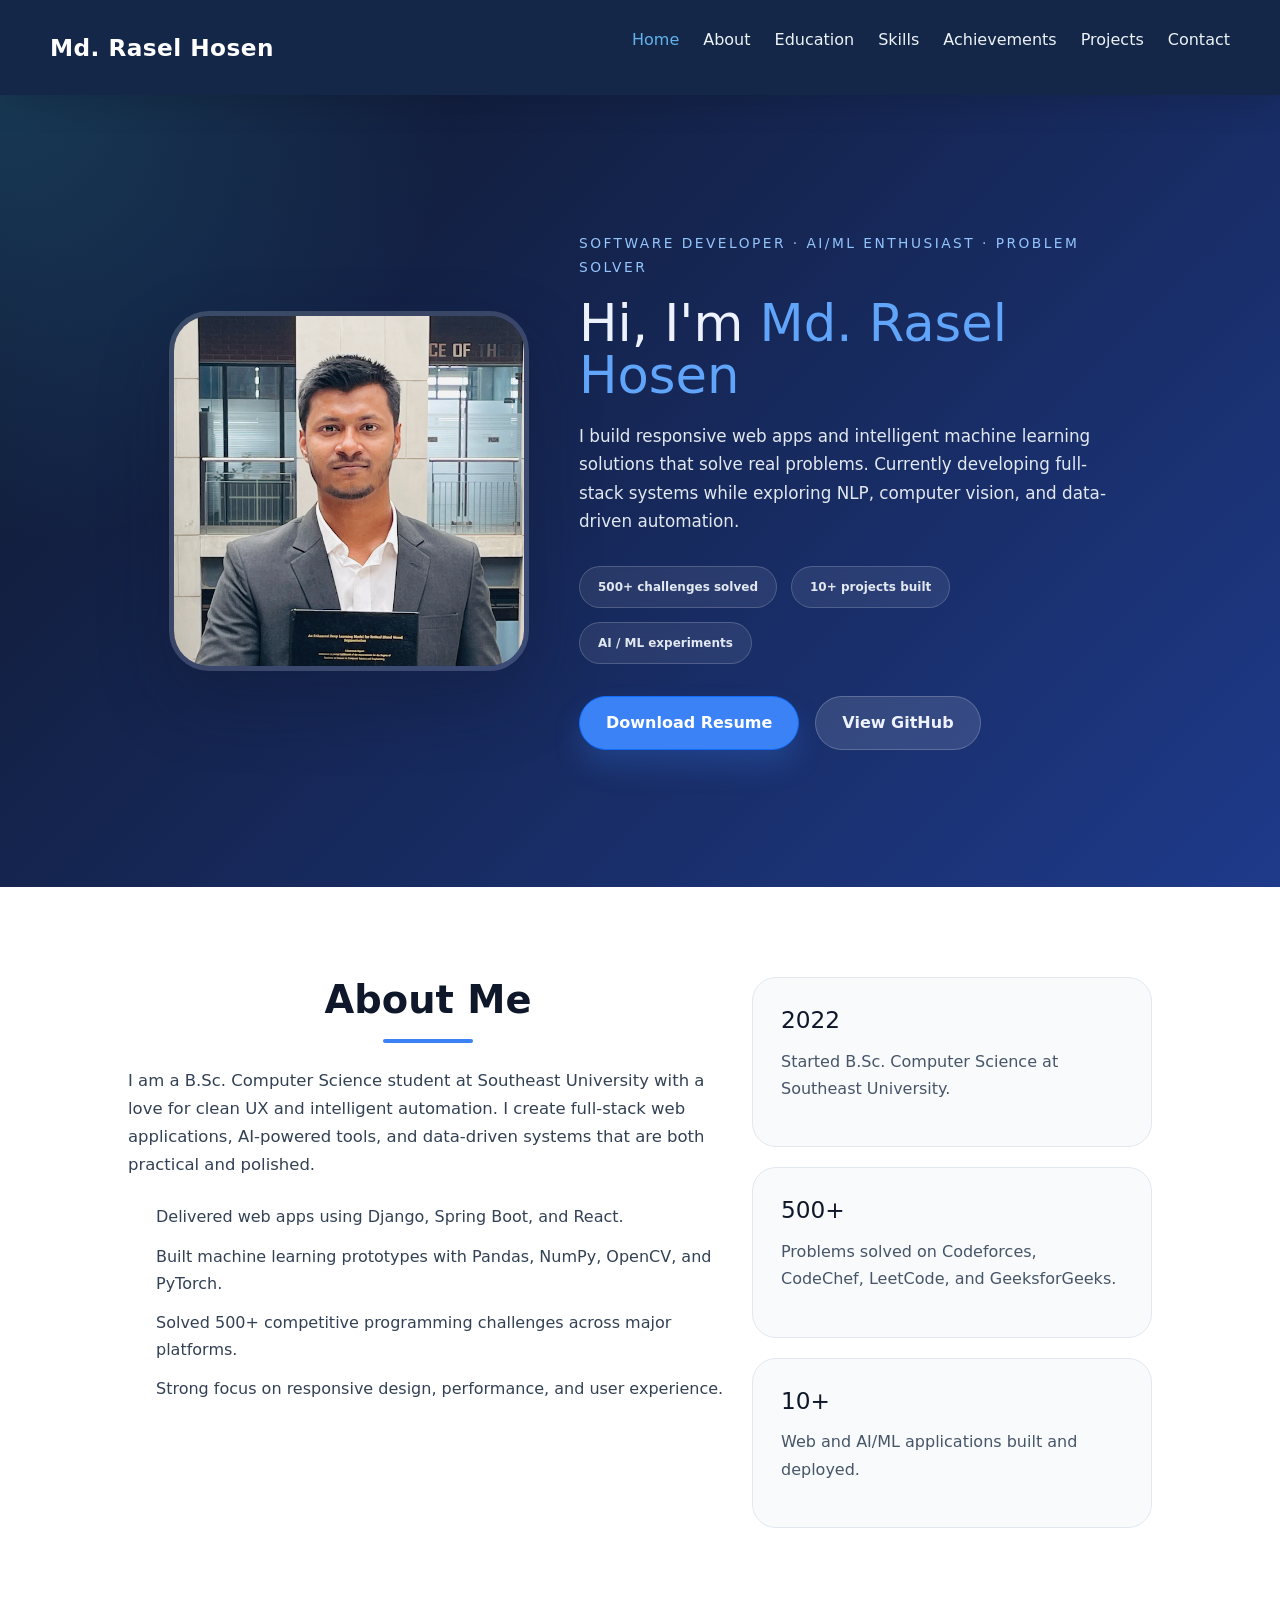
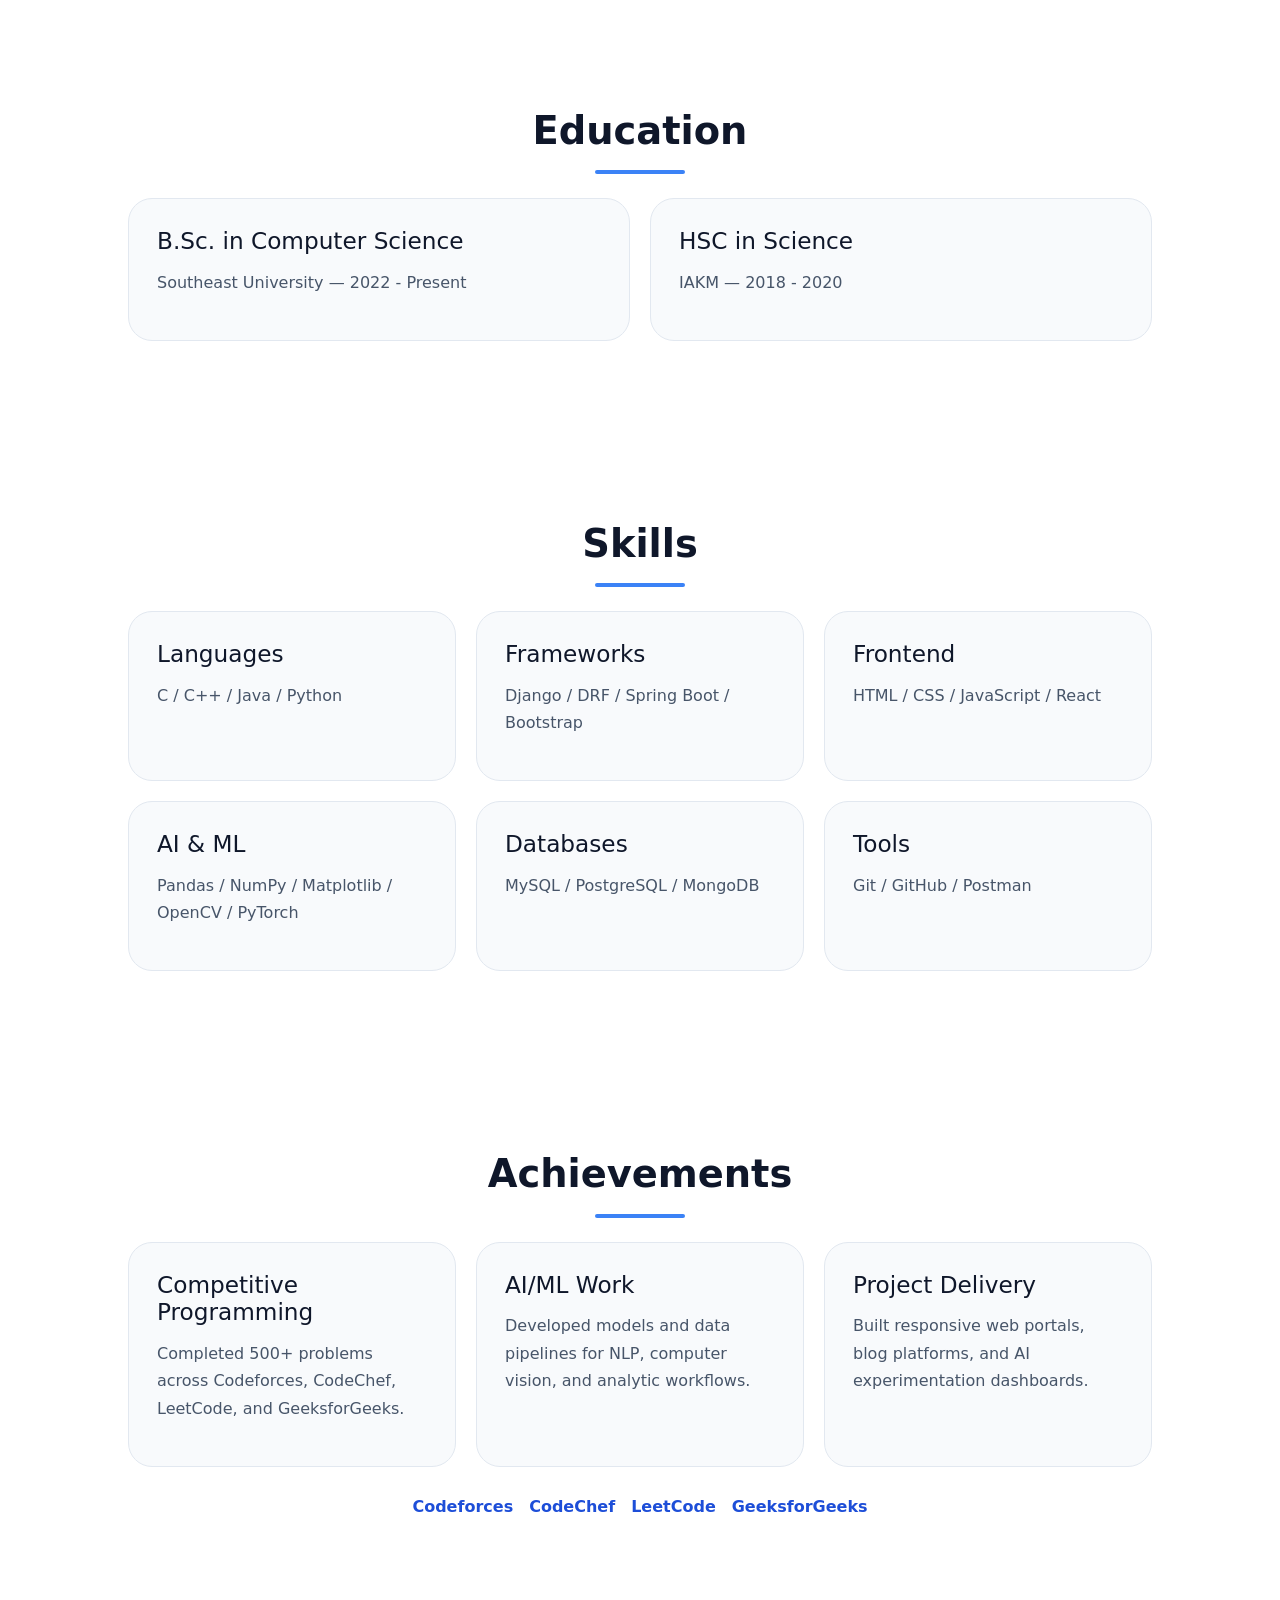
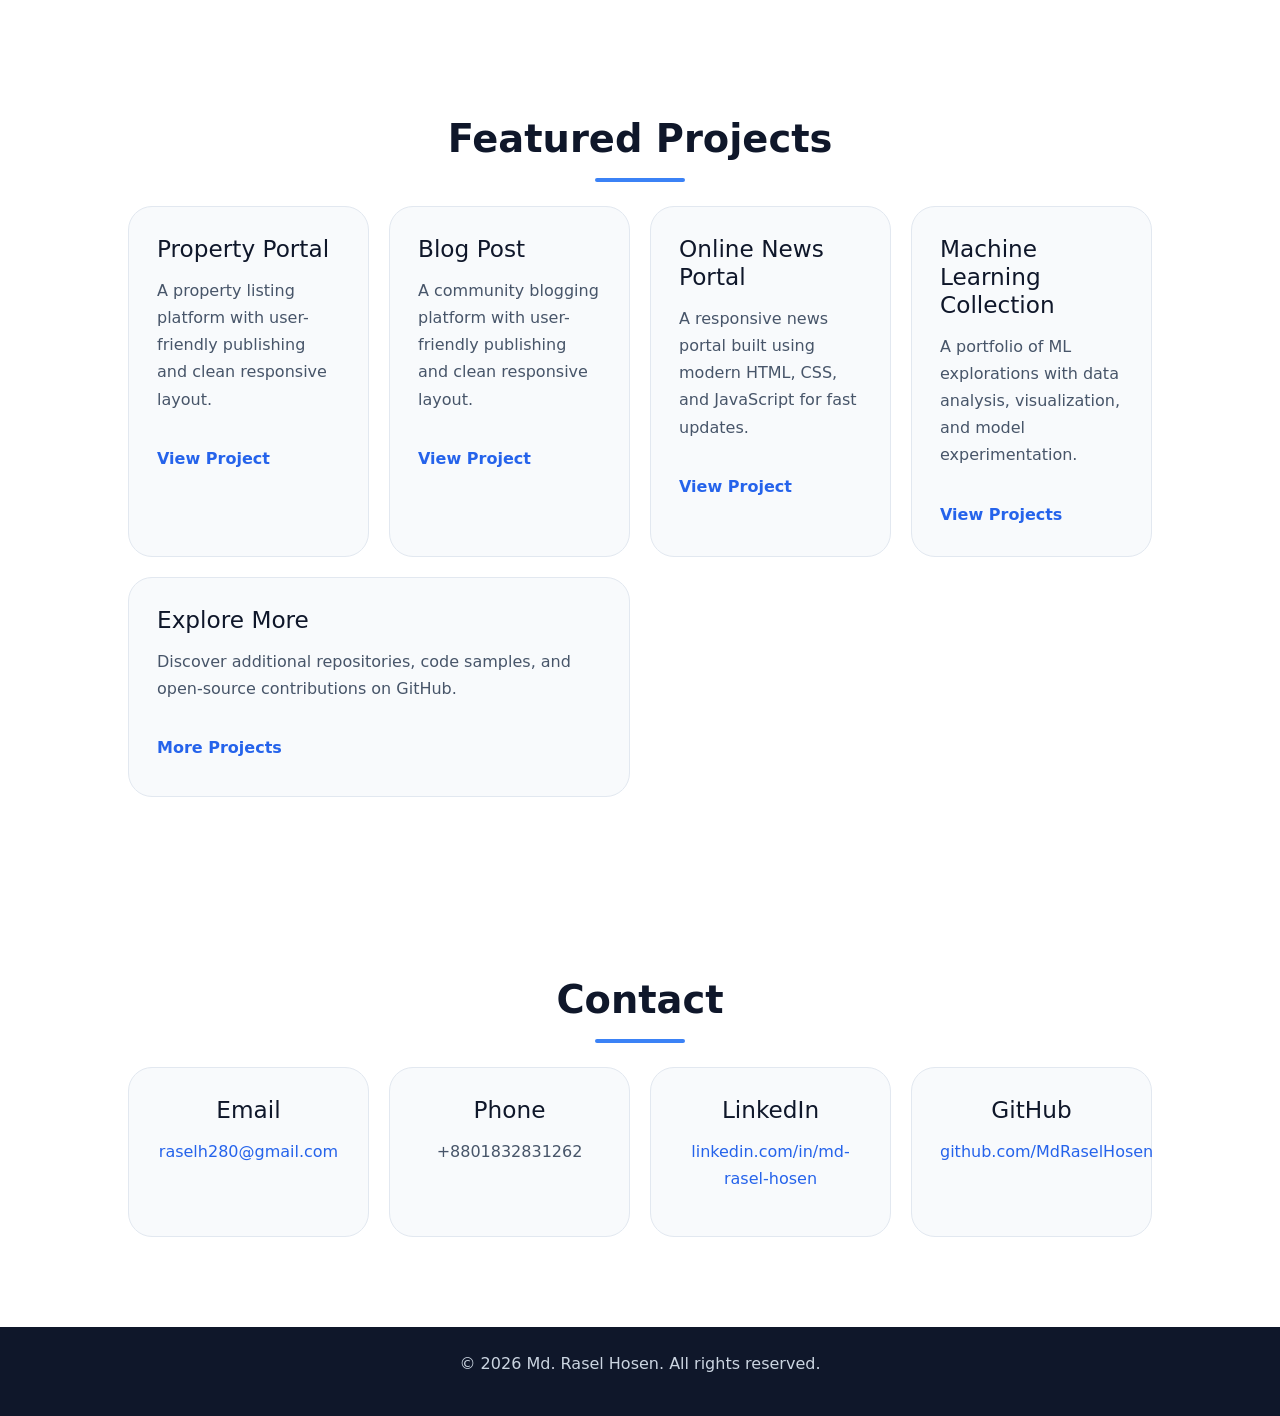
<file: index.html>
<!DOCTYPE html>
<html lang="en">

<head>
  <meta charset="UTF-8" />
  <meta name="viewport" content="width=device-width, initial-scale=1.0" />
  <title>Md Rasel Hosen</title>
  <link rel="stylesheet" href="https://cdn.jsdelivr.net/npm/bootstrap@5.3.3/dist/css/bootstrap.min.css" integrity="sha384-QWTKZyjpPEjISv5WaRU9OFeRpok6YctnYmDr5pNlyT2bRjXh0JMhjY6hW+ALEwIH" crossorigin="anonymous">
  <link rel="stylesheet" href="style.css" />
</head>

<body>
  <header>
    <nav class="navbar">
      <div class="logo">Md. Rasel Hosen</div>
      <div class="menu-icon" id="menu-icon">&#9776;</div>
      <ul class="nav-links" id="nav-links">
        <li><a href="#home" class="active">Home</a></li>
        <li><a href="#about">About</a></li>
        <li><a href="#education">Education</a></li>
        <li><a href="#skills">Skills</a></li>
        <li><a href="#achievement">Achievements</a></li>
        <li><a href="#projects">Projects</a></li>
        <li><a href="#contact">Contact</a></li>
      </ul>
    </nav>
  </header>


  <section id="home" class="section home home-section">
    <div class="home-container">
      <div class="home-left">
        <img src="profile.png" alt="Md Rasel Hosen" loading="lazy">
      </div>

      <div class="home-right">
        <p class="eyebrow">Software Developer · AI/ML Enthusiast · Problem Solver</p>
        <h1>Hi, I'm <span class="highlight">Md. Rasel Hosen</span></h1>
        <p class="hero-copy">
          I build responsive web apps and intelligent machine learning solutions that solve real problems.
          Currently developing full-stack systems while exploring NLP, computer vision, and data-driven automation.
        </p>

        <div class="hero-badges">
          <div class="badge"><strong>500+</strong> challenges solved</div>
          <div class="badge"><strong>10+</strong> projects built</div>
          <div class="badge"><strong>AI / ML</strong> experiments</div>
        </div>

        <div class="hero-actions">
          <a href="MdRaselHosenResume.pdf" download="MdRaselHosenResume.pdf" class="btn btn-primary">Download Resume</a>
          <a href="https://github.com/MdRaselHosen" target="_blank" class="btn btn-secondary">View GitHub</a>
        </div>
      </div>
    </div>
  </section>

  <section id="about" class="section about">
    <div class="section-grid">
      <div class="about-copy">
        <h2>About Me</h2>
        <p>
          I am a B.Sc. Computer Science student at Southeast University with a love for clean UX and intelligent automation.
          I create full-stack web applications, AI-powered tools, and data-driven systems that are both practical and polished.
        </p>
        <ul>
          <li>Delivered web apps using Django, Spring Boot, and React.</li>
          <li>Built machine learning prototypes with Pandas, NumPy, OpenCV, and PyTorch.</li>
          <li>Solved 500+ competitive programming challenges across major platforms.</li>
          <li>Strong focus on responsive design, performance, and user experience.</li>
        </ul>
      </div>
      <div class="about-stats">
        <div class="stat-card">
          <h3>2022</h3>
          <p>Started B.Sc. Computer Science at Southeast University.</p>
        </div>
        <div class="stat-card">
          <h3>500+</h3>
          <p>Problems solved on Codeforces, CodeChef, LeetCode, and GeeksforGeeks.</p>
        </div>
        <div class="stat-card">
          <h3>10+</h3>
          <p>Web and AI/ML applications built and deployed.</p>
        </div>
      </div>
    </div>
  </section>

  <section id="education" class="section education">
    <h2>Education</h2>
    <div class="education-grid">
      <div class="edu-item">
        <h3>B.Sc. in Computer Science</h3>
        <p>Southeast University — 2022 - Present</p>
      </div>
      <div class="edu-item">
        <h3>HSC in Science</h3>
        <p>IAKM — 2018 - 2020</p>
      </div>
    </div>
  </section>

  <section id="skills" class="section skills">
    <h2>Skills</h2>
    <div class="skills-grid">
      <div class="skill-card">
        <h3>Languages</h3>
        <p>C / C++ / Java / Python</p>
      </div>
      <div class="skill-card">
        <h3>Frameworks</h3>
        <p>Django / DRF / Spring Boot / Bootstrap</p>
      </div>
      <div class="skill-card">
        <h3>Frontend</h3>
        <p>HTML / CSS / JavaScript / React</p>
      </div>
      <div class="skill-card">
        <h3>AI & ML</h3>
        <p>Pandas / NumPy / Matplotlib / OpenCV / PyTorch</p>
      </div>
      <div class="skill-card">
        <h3>Databases</h3>
        <p>MySQL / PostgreSQL / MongoDB</p>
      </div>
      <div class="skill-card">
        <h3>Tools</h3>
        <p>Git / GitHub / Postman</p>
      </div>
    </div>
  </section>

  <section id="achievement" class="section achievement">
    <h2>Achievements</h2>
    <div class="achievement-list">
      <div class="achievement-card">
        <h3>Competitive Programming</h3>
        <p>Completed 500+ problems across Codeforces, CodeChef, LeetCode, and GeeksforGeeks.</p>
      </div>
      <div class="achievement-card">
        <h3>AI/ML Work</h3>
        <p>Developed models and data pipelines for NLP, computer vision, and analytic workflows.</p>
      </div>
      <div class="achievement-card">
        <h3>Project Delivery</h3>
        <p>Built responsive web portals, blog platforms, and AI experimentation dashboards.</p>
      </div>
    </div>
    <p class="achievement-links">
      <a href="https://codeforces.com/profile/Rasel_hosen" target="_blank">Codeforces</a>
      <a href="https://www.codechef.com/users/raselhosen" target="_blank">CodeChef</a>
      <a href="https://leetcode.com/u/raselh280/" target="_blank">LeetCode</a>
      <a href="https://www.geeksforgeeks.org/profile/raselh280?tab=activity" target="_blank">GeeksforGeeks</a>
    </p>
  </section>

  <section id="projects" class="section projects">
    <h2>Featured Projects</h2>
    <div class="project-list">
      <div class="project-card">
        <h3>Property Portal</h3>
        <p>A property listing platform with user-friendly publishing and clean responsive layout.</p>
        <a href="https://github.com/MdRaselHosen/Property.git" target="_blank">View Project</a>
      </div>
      <div class="project-card">
        <h3>Blog Post</h3>
        <p>A community blogging platform with user-friendly publishing and clean responsive layout.</p>
        <a href="https://github.com/MdRaselHosen/BlogPost.git" target="_blank">View Project</a>
      </div>
      <div class="project-card">
        <h3>Online News Portal</h3>
        <p>A responsive news portal built using modern HTML, CSS, and JavaScript for fast updates.</p>
        <a href="https://github.com/MdRaselHosen/Online-News-Portal.git" target="_blank">View Project</a>
      </div>
      <div class="project-card">
        <h3>Machine Learning Collection</h3>
        <p>A portfolio of ML explorations with data analysis, visualization, and model experimentation.</p>
        <a href="https://github.com/MdRaselHosen?tab=repositories" target="_blank">View Projects</a>
      </div>
      <div class="project-card project-card-more">
        <h3>Explore More</h3>
        <p>Discover additional repositories, code samples, and open-source contributions on GitHub.</p>
        <a href="https://github.com/MdRaselHosen?tab=repositories" target="_blank">More Projects</a>
      </div>
    </div>
  </section>

  <section id="contact" class="section contact">
    <h2>Contact</h2>
    <div class="contact-grid">
      <div>
        <h3>Email</h3>
        <p><a href="mailto:raselh280@gmail.com">raselh280@gmail.com</a></p>
      </div>
      <div>
        <h3>Phone</h3>
        <p>+8801832831262</p>
      </div>
      <div>
        <h3>LinkedIn</h3>
        <p><a href="https://www.linkedin.com/in/md-rasel-hosen-8171b42b6/" target="_blank">linkedin.com/in/md-rasel-hosen</a></p>
      </div>
      <div>
        <h3>GitHub</h3>
        <p><a href="https://github.com/MdRaselHosen" target="_blank">github.com/MdRaselHosen</a></p>
      </div>
    </div>
  </section>

  <footer>
    <p>&copy; 2026 Md. Rasel Hosen. All rights reserved.</p>
  </footer>

  <script>

    const sections = document.querySelectorAll("section");
    const navLinks = document.querySelectorAll(".nav-links a");

    window.addEventListener("scroll", () => {
      let current = "";
      sections.forEach((section) => {
        const sectionTop = section.offsetTop;
        const sectionHeight = section.clientHeight;
        if (pageYOffset >= sectionTop - sectionHeight / 3) {
          current = section.getAttribute("id");
        }
      });

      navLinks.forEach((link) => {
        link.classList.remove("active");
        if (link.getAttribute("href") === "#" + current) {
          link.classList.add("active");
        }
      });
    });

    const menuIcon = document.getElementById("menu-icon");
    const navMenu = document.getElementById("nav-links");

    menuIcon.addEventListener("click", () => {
      navMenu.classList.toggle("show");
    });

    navLinks.forEach((link) => {
      link.addEventListener("click", () => {
        navMenu.classList.remove("show");
      });
    });

    const texts = [
      "I'm a passionate ",
      "Web Developer"
    ];
    let count = 0;
    let index = 0;
    let currentText = "";
    let letter = "";
    const typingElement = document.querySelector(".typing");

    function type() {
      if (count === texts.length) {
        count = 0;
      }
      currentText = texts[count];
      letter = currentText.slice(0, ++index);
      typingElement.textContent = letter;
      if (letter.length === currentText.length) {
        count++;
        index = 0;
        setTimeout(type, 2000);
      } else {
        setTimeout(type, 100);
      }
    }
    function erase() {
      if (count === texts.length) {
        count = 0;
      }
      currentText = texts[count];
      letter = currentText.slice(0, --index);
      typingElement.textContent = letter;
      if (letter.length === 0) {
        count++;
        index = 0;
        setTimeout(type, 500);
      } else {
        setTimeout(erase, 50);
      }
    }
    document.addEventListener("DOMContentLoaded", function () {
      if (typingElement) {
        type();
      }
    });
  </script>
  <script src="https://cdn.jsdelivr.net/npm/bootstrap@5.3.3/dist/js/bootstrap.min.js" integrity="sha384-0pUGZvbkm6XF6gxjEnlmuGrJXVbNuzT9qBBavbLwCsOGabYfZo0T0to5eqruptLy" crossorigin="anonymous"></script>
</body>

</html>
</file>
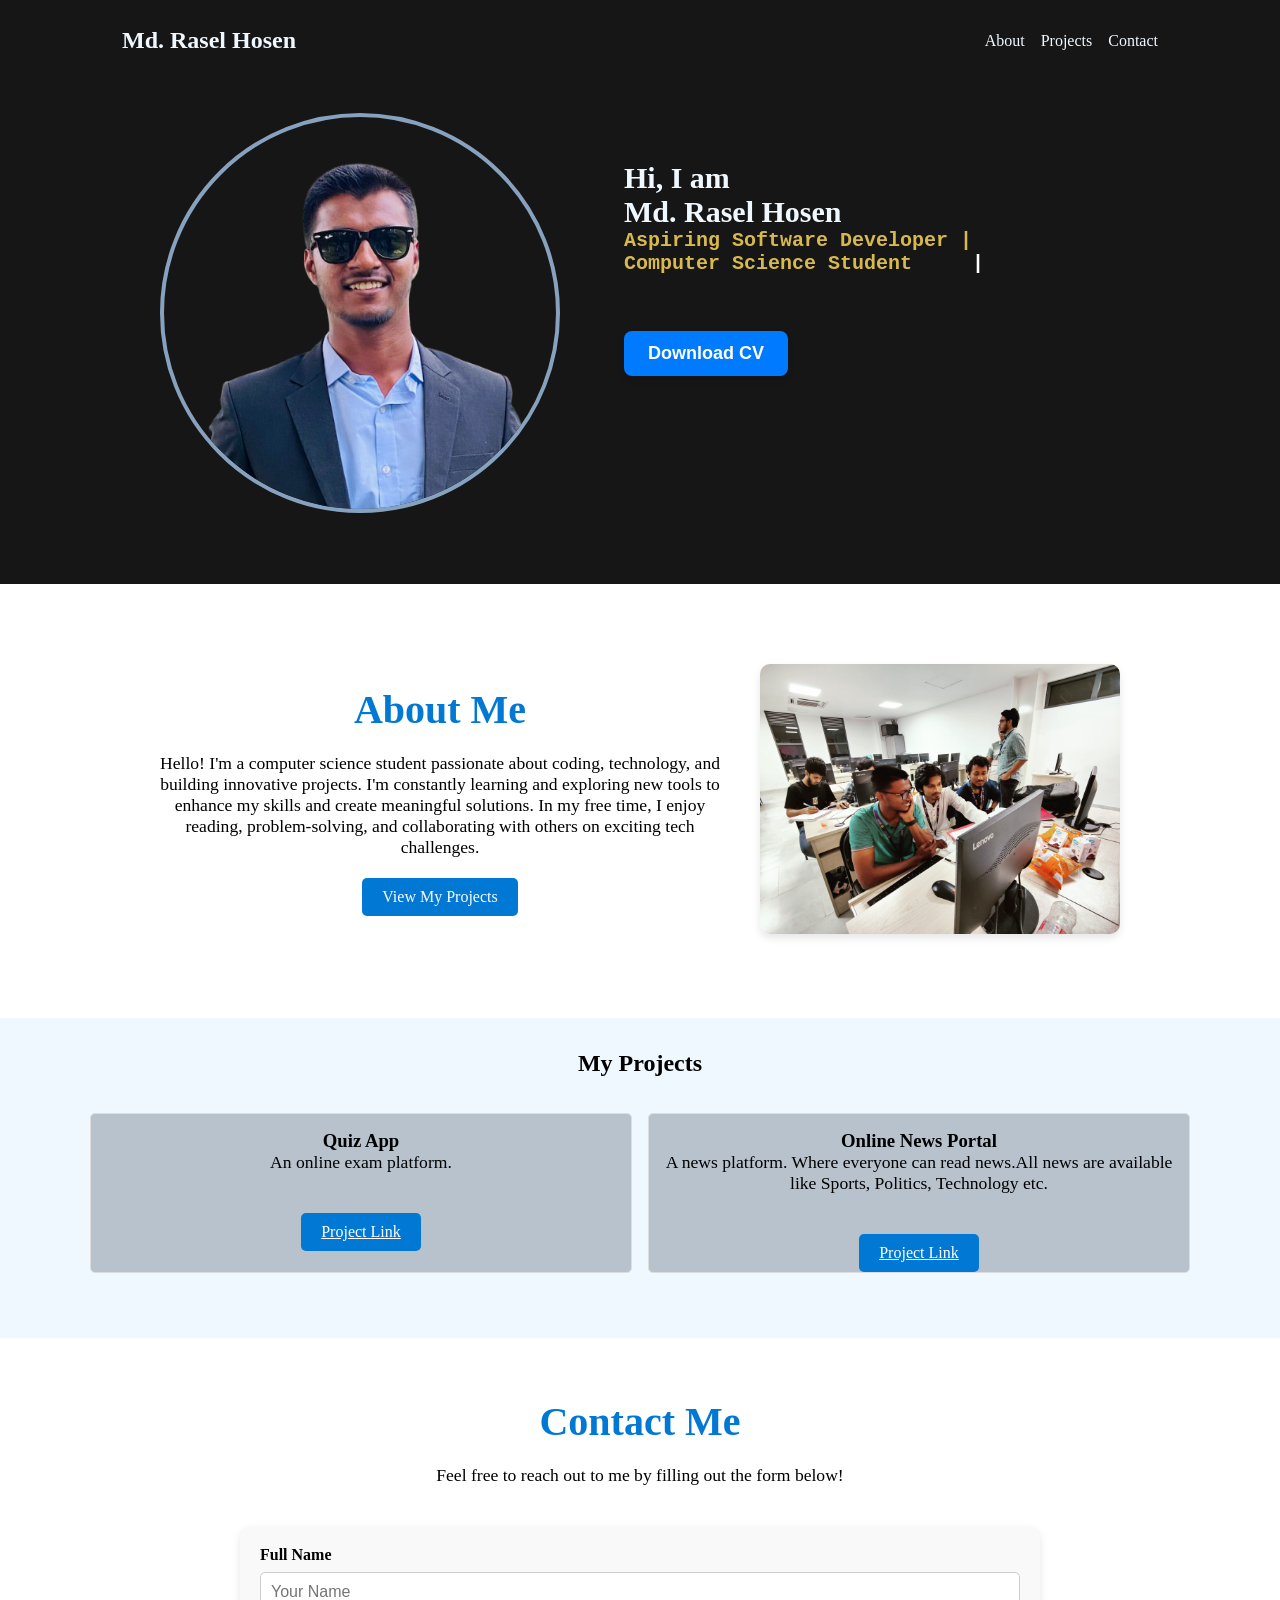
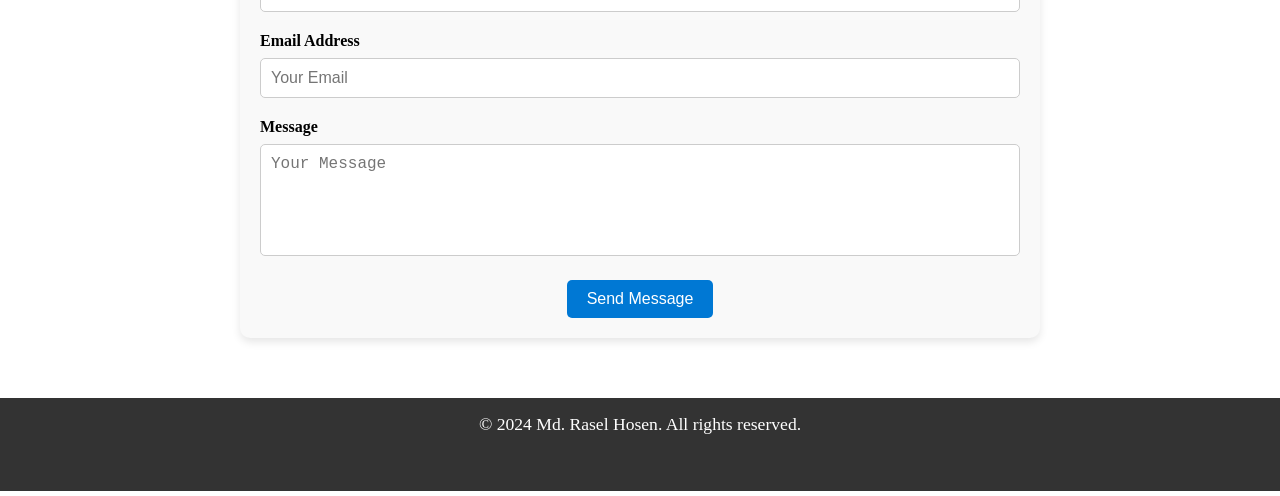
<file: portfolioo/index.html>
<!DOCTYPE html>
<html lang="en">
<head>
    <meta charset="UTF-8">
    <meta name="viewport" content="width=device-width, initial-scale=1.0">
    <title>Rasel's Portfolio</title>
    <link rel="stylesheet" href="style.css">
</head>
<body>
    <header>
        <nav>
            <div class="logo">Md. Rasel Hosen</div>
            <ul>
                <li><a href="#">About</a></li>
                <li><a href="#">Projects</a></li>
                <li><a href="#">Contact</a></li>
            </ul>
        </nav>


        <div class="hero">
            <div class="left">
                <img src="images/photo.png" class="circular-image" alt="">
            </div>
            <div class="right">
                <h6>Hi, I am</h6>
                <h6> Md. Rasel Hosen</h6>
               
                <h1 class="typing">Aspiring Software Developer | <br> Computer Science Student</h1>
                <br>
                <br>
                <div>
                <button class="download-btn">Download CV</button>
            </div>
            </div>
        </div>


        <div class="about">

        </div>
    </header>
    <br>
    <br><br><br><br><br><br><br><br><br><br><br><br>
    <br><br><br><br><br><br><br><br><br><br><br><br>
    <br><br><br>

    <section class="about">
        <div class="about-container">
        <div class="about-content">
            <h1>About Me</h1>
            <p>Hello! I'm a computer science student passionate about coding, technology, and building innovative projects. I'm constantly learning and exploring new tools to enhance my skills and create meaningful solutions. In my free time, I enjoy reading, problem-solving, and collaborating with others on exciting tech challenges.</p>
            <a href="https://github.com/MdRaselHosen?tab=repositories" class="btn">View My Projects</a>
        </div>
        <div class="about-image">
            <img src="images/profile.jpg" alt="About Me">
        </div>
        </div>
  </section>

  <section class="projects">
    <h2>My Projects</h2>
    <br>
    <br>
    <div class="project-grid">
        <div class="project-card">
            <h3>Quiz App</h3>
            <p>An online exam platform.</p>
            <a href="https://github.com/MdRaselHosen/Quiz-app.git" class="btn">Project Link</a>
        </div>
        <div class="project-card">
            <h3>Online News Portal</h3>
            <p>A news platform. Where everyone can read news.All news are available
                like Sports, Politics, Technology etc.
            </p>
            <a href="https://github.com/MdRaselHosen/Online-News-Portal.git" class="btn">Project Link</a>
        </div>
    </div>
</section>

<section class="contact">
    <div class="container">
      <h1>Contact Me</h1>
      <p>Feel free to reach out to me by filling out the form below!</p>
      <form action="#" method="post" class="contact-form">
        <div class="form-group">
          <label for="name">Full Name</label>
          <input type="text" id="name" name="name" placeholder="Your Name" required>
        </div>
        <div class="form-group">
          <label for="email">Email Address</label>
          <input type="email" id="email" name="email" placeholder="Your Email" required>
        </div>
        <div class="form-group">
          <label for="message">Message</label>
          <textarea id="message" name="message" placeholder="Your Message" rows="5" required></textarea>
        </div>
        <button type="submit" class="btn">Send Message</button>
      </form>
    </div>
  </section>

<footer>
    <p>&copy; 2024 Md. Rasel Hosen. All rights reserved.</p>
</footer>


    
</body>
</html>
</file>
<file: style.css>
/* Reset */
* {
  margin: 0;
  padding: 0;
  box-sizing: border-box;
}

html {
  scroll-behavior: smooth;
}

body {
  font-family: "Inter", system-ui, -apple-system, BlinkMacSystemFont, "Segoe UI", sans-serif;
  background: #f3f7fb;
  color: #1b1d23;
  line-height: 1.7;
}

a {
  color: inherit;
}

img {
  max-width: 100%;
  display: block;
}

header {
  background: rgba(8, 28, 63, 0.95);
  color: #fff;
  padding: 18px 0;
  position: sticky;
  top: 0;
  z-index: 1000;
  box-shadow: 0 10px 30px rgba(0, 0, 0, 0.12);
}

.navbar {
  width: 94%;
  max-width: 1180px;
  margin: auto;
  display: flex;
  justify-content: space-between;
  align-items: center;
}

.logo {
  font-size: 1.45rem;
  font-weight: 700;
  letter-spacing: 0.02em;
}

.nav-links {
  list-style: none;
  display: flex;
  gap: 24px;
}

.nav-links li a {
  color: #edf2f7;
  text-decoration: none;
  font-weight: 500;
  transition: color 0.25s ease;
}

.nav-links li a:hover,
.nav-links li a.active {
  color: #63b3ed;
}

.menu-icon {
  display: none;
  font-size: 30px;
  cursor: pointer;
  color: #fff;
}

.section {
  width: 100%;
  padding: 90px 10%;
  box-sizing: border-box;
}

.home {
  background: radial-gradient(circle at top left, rgba(56, 189, 248, 0.2), transparent 30%),
              linear-gradient(135deg, #0f172a 0%, #1e3a8a 100%);
  color: #eef2ff;
  overflow: hidden;
}

.home-section {
  display: flex;
  align-items: center;
  justify-content: center;
  min-height: 88vh;
}

.home-container {
  display: flex;
  align-items: center;
  justify-content: space-between;
  gap: 50px;
  width: 92%;
  max-width: 1180px;
}

.home-left {
  flex: 0 0 360px;
}

.home-left img {
  width: 360px;
  height: 360px;
  border-radius: 40px;
  object-fit: cover;
  border: 5px solid rgba(255, 255, 255, 0.16);
  box-shadow: 0 30px 70px rgba(15, 23, 42, 0.32);
}

.home-right {
  flex: 1;
}

.eyebrow {
  display: inline-block;
  margin-bottom: 18px;
  color: #93c5fd;
  text-transform: uppercase;
  letter-spacing: 0.18em;
  font-size: 0.86rem;
}

.home-right h1 {
  font-size: clamp(2.8rem, 4vw, 4.5rem);
  margin-bottom: 20px;
  line-height: 1.02;
}

.hero-copy {
  max-width: 640px;
  margin-bottom: 30px;
  color: #e2e8f0;
  font-size: 1.05rem;
}

.highlight {
  color: #60a5fa;
}

.hero-badges {
  display: flex;
  flex-wrap: wrap;
  gap: 14px;
  margin-bottom: 32px;
}

.badge {
  background: rgba(255, 255, 255, 0.08);
  backdrop-filter: blur(8px);
  border: 1px solid rgba(255, 255, 255, 0.18);
  border-radius: 999px;
  color: #e2e8f0;
  padding: 14px 18px;
  font-weight: 600;
}

.hero-actions {
  display: flex;
  flex-wrap: wrap;
  gap: 16px;
}

.btn {
  display: inline-flex;
  align-items: center;
  justify-content: center;
  padding: 14px 26px;
  border-radius: 999px;
  font-weight: 700;
  text-decoration: none;
  transition: transform 0.25s ease, box-shadow 0.25s ease, background-color 0.25s ease;
}

.btn:hover {
  transform: translateY(-2px);
}

.btn-primary {
  background: #3b82f6;
  color: #fff;
  box-shadow: 0 16px 28px rgba(59, 130, 246, 0.22);
}

.btn-secondary {
  background: rgba(255, 255, 255, 0.12);
  color: #eef2ff;
  border: 1px solid rgba(255, 255, 255, 0.2);
}

.about,
.education,
.skills,
.achievement,
.projects,
.contact {
  background: #fff;
}

.section h2 {
  font-size: clamp(2.2rem, 3vw, 3.4rem);
  font-weight: 800;
  margin-bottom: 24px;
  color: #0f172a;
  text-align: center;
  position: relative;
}

.section h2::after {
  content: '';
  width: 90px;
  height: 4px;
  background: #3b82f6;
  display: block;
  margin: 16px auto 0;
  border-radius: 999px;
}

.section-grid,
.education-grid,
.skills-grid,
.achievement-list,
.project-list,
.contact-grid {
  display: grid;
  gap: 24px;
}

.section-grid {
  grid-template-columns: 1.5fr 1fr;
  align-items: flex-start;
}

.about-copy p {
  max-width: 680px;
  margin-bottom: 24px;
  color: #334155;
  font-size: 1.03rem;
}

.about-copy ul {
  list-style: none;
  padding-left: 0;
  display: grid;
  gap: 12px;
}

.about-copy ul li {
  position: relative;
  padding-left: 28px;
  color: #334155;
}

.about-copy ul li::before {
  content: "";
  position: absolute;
  left: 0;
  top: 0;
  color: #3b82f6;
}

.about-stats,
.skills-grid,
.achievement-list,
.project-list,
.contact-grid,
.education-grid {
  display: grid;
  gap: 20px;
}

.stat-card,
.skill-card,
.achievement-card,
.project-card,
.education .edu-item,
.contact-grid > div {
  background: #f8fafc;
  border: 1px solid #e2e8f0;
  border-radius: 24px;
  padding: 28px;
  transition: transform 0.25s ease, box-shadow 0.25s ease;
}

.stat-card:hover,
.skill-card:hover,
.achievement-card:hover,
.project-card:hover,
.education .edu-item:hover,
.contact-grid > div:hover {
  transform: translateY(-4px);
  box-shadow: 0 20px 40px rgba(15, 23, 42, 0.08);
}

.stat-card h3,
.skill-card h3,
.achievement-card h3,
.project-card h3,
.education .edu-item h3,
.contact-grid h3 {
  font-size: 1.45rem;
  margin-bottom: 14px;
  color: #0f172a;
}

.stat-card p,
.skill-card p,
.achievement-card p,
.project-card p,
.education .edu-item p,
.contact-grid p {
  color: #475569;
  line-height: 1.7;
}

.education-grid {
  grid-template-columns: repeat(2, minmax(0, 1fr));
}

.skills-grid {
  grid-template-columns: repeat(3, minmax(0, 1fr));
}

.achievement-list {
  grid-template-columns: repeat(3, minmax(0, 1fr));
}

.project-list {
  grid-template-columns: repeat(4, minmax(240px, 1fr));
}

.project-card {
  min-height: 220px;
}

.project-card.project-card-more {
  grid-column: span 2;
}

.project-card a {
  display: inline-flex;
  margin-top: 16px;
  color: #2563eb;
  text-decoration: none;
  font-weight: 700;
}

.achievement-links {
  display: flex;
  flex-wrap: wrap;
  justify-content: center;
  gap: 16px;
  margin-top: 26px;
}

.achievement-links a {
  color: #1d4ed8;
  text-decoration: none;
  font-weight: 600;
}

.contact-grid {
  grid-template-columns: repeat(4, minmax(0, 1fr));
}

.contact-grid > div {
  text-align: center;
}

.contact-grid a {
  color: #2563eb;
  text-decoration: none;
}

footer {
  background: #0f172a;
  color: #cbd5e1;
  text-align: center;
  padding: 23px 0;
}

@media (max-width: 1100px) {
  .section-grid,
  .education-grid,
  .skills-grid,
  .achievement-list,
  .project-list,
  .contact-grid {
    grid-template-columns: 1fr;
  }

  .home-container {
    flex-direction: column;
    text-align: center;
  }

  .home-left,
  .home-right {
    width: 100%;
  }

  .home-left img {
    width: 320px;
    height: 320px;
    margin: 0 auto;
  }
}

@media (max-width: 768px) {
  header {
    padding: 14px 0;
  }

  .navbar {
    width: 95%;
  }

  .menu-icon {
    display: block;
  }

  .nav-links {
    position: absolute;
    top: 72px;
    left: 0;
    width: 100%;
    background: rgba(15, 23, 42, 0.98);
    flex-direction: column;
    align-items: center;
    display: none;
    gap: 20px;
    padding: 24px 0;
  }

  .nav-links.show {
    display: flex;
  }

  .nav-links li a {
    font-size: 1.1rem;
  }

  .home-left img {
    width: 260px;
    height: 260px;
  }

  .hero-copy {
    font-size: 1rem;
  }

  .skills-grid,
  .achievement-list,
  .project-list,
  .contact-grid {
    gap: 18px;
  }
}
</file>
<file: portfolioo/style.css>
:root{
    --primary:#3DCFD3;
    --dark: #161616;
    --pure: #FFFFFF;
    --light:#F2F2F2;
}
*{
    padding: 0;
    margin: 0;
    box-sizing: border-box;
    -webkit-font-smotthing: antialised;
}

header{
    background-color: #161616;
    color: aliceblue;
    padding: 1rem 0;
    height: 5rem;
    
    
}
nav{
    display: flex;
    justify-content: space-between;
    align-items: center;
    max-width: 1100px;
    margin: auto;
    padding: 0.7rem 2rem;
}
nav .logo{
    font-size: 1.5rem;
    font-weight: bold;

}
nav .logo:hover{
    color: rgb(78, 139, 192);
    font-size: 25px;
}
nav ul{
    list-style: none;
    display: flex;
    gap: 1rem;
}
nav ul li a{
    color: aliceblue;
    text-decoration: none;
}
nav ul li a:hover{
    color: rgb(78, 139, 192) ;
    font-size: large;
}
/* -------- Nav over------ */
.hero{
    background-color: #161616;
    display: flex;
    padding-left: 10rem;
    padding-top: 3rem;
    padding-bottom: 5rem;
    
}
.right{
    padding-left: 4rem;
    padding-top: 3rem;
}
h6{
    font-size: 30px;
}
/* ---- for image ---- */
.circular-image {
    width: 400px; /* Adjust the size */
    height: 400px; /* Make width and height equal for a perfect circle */
    border-radius: 50%; /* Makes the image circular */
    overflow: hidden; /* Ensures the image fits within the circle */
    object-fit: cover; /* Ensures the image scales nicely within the circle */
    border: 4px solid #87a2be; /* Optional border for styling */
}
/* ----- image over --- */
/* ---- for typing effect ----- */
:root {
    --steps: 16; 
    --background: #1d1f20;
  }

  .typing {
    font-family: 'Inconsolata', Consolas, monospace;
    font-size: 20px;
    color: #d7b94c;
    
    position: relative;
      &::after {
      content: "|";
      position: absolute;
      right: 0;
      width: 100%;
      color: white;
      background: var(--background);
      animation: typing 4s steps(var(--steps)) forwards,
        caret 1s infinite;
    }
  }

  @keyframes typing {
      to { width: 0 }
  }
  @keyframes caret {
      50% { color: transparent }
  }
  
/* ---- End of typing effect ---- */

/* Design for button --- */

.download-btn {
    text-decoration: none;
    display: inline-block;
    padding: 12px 24px;
    font-size: 18px;
    font-weight: bold;
    color: white;
    background-color: #007bff; /* Primary blue */
    border: none;
    border-radius: 8px;
    cursor: pointer;
    box-shadow: 0 4px 6px rgba(0, 0, 0, 0.1);
    transition: all 0.3s ease;
}

.download-btn:hover {
    background-color: #0056b3; /* Darker blue */
    transform: translateY(-3px);
    box-shadow: 0 6px 12px rgba(0, 0, 0, 0.2);
}

.download-btn:active {
    transform: translateY(1px);
    box-shadow: 0 3px 6px rgba(0, 0, 0, 0.1);
}

.download-btn svg {
    margin-right: 8px;
    vertical-align: middle;
}

/* ------- about section ------ */
.about {
    padding: 60px 20px;
    background: #fff;
  }
  
  .about-container {
    display: flex;
    flex-wrap: wrap;
    align-items: center;
    justify-content: center;
    max-width: 1200px;
    margin: 0 auto;
  }
  
  .about-content {
    flex: 1;
    max-width: 600px;
    padding: 20px;
  }
  
  .about-content h1 {
    font-size: 2.5rem;
    margin-bottom: 20px;
    color: #0078d4;
  }
  
  .about-content p {
    font-size: 1.1rem;
    margin-bottom: 20px;
  }
  
  .about-content .btn {
    display: inline-block;
    padding: 10px 20px;
    color: #fff;
    background: #0078d4;
    border: none;
    border-radius: 5px;
    text-decoration: none;
    font-size: 1rem;
  }
  
  .about-content .btn:hover {
    background: #005bb5;
  }
  
  .about-image {
    flex: 1;
    max-width: 400px;
    padding: 20px;
  }
  
  .about-image img {
    width: 100%;
    border-radius: 10px;
    box-shadow: 0 4px 8px rgba(0, 0, 0, 0.1);
  }


/* last option */
section {
    padding: 2rem 1rem;
    text-align: center;
}
.projects{
    height: 20rem;
    background-color: aliceblue;
 
}
.project-grid {
    display: grid;
    grid-template-columns: repeat(auto-fit, minmax(250px, 1fr));
    gap: 1rem;
    max-width: 1100px;
    margin: auto;
    
}

.project-card {
    height: 10rem;
    background-color: rgb(184, 194, 204);
    padding: 1rem;
    border: 1px solid #ddd;
    border-radius: 5px;
}


.contact {
    padding: 60px 20px;
    background: #fff;
  }
  
  .container {
    max-width: 800px;
    margin: 0 auto;
    text-align: center;
  }
  
  h1 {
    font-size: 2.5rem;
    color: #0078d4;
    margin-bottom: 20px;
  }
  
  p {
    font-size: 1.1rem;
    margin-bottom: 40px;
  }
  
  .contact-form {
    background: #f9f9f9;
    padding: 20px;
    border-radius: 10px;
    box-shadow: 0 4px 8px rgba(0, 0, 0, 0.1);
  }
  
  .form-group {
    margin-bottom: 20px;
    text-align: left;
  }
  
  label {
    display: block;
    margin-bottom: 8px;
    font-weight: bold;
  }
  
  input,
  textarea {
    width: 100%;
    padding: 10px;
    font-size: 1rem;
    border: 1px solid #ccc;
    border-radius: 5px;
  }
  
  textarea {
    resize: none;
  }
  
  .btn {
    display: inline-block;
    background: #0078d4;
    color: #fff;
    padding: 10px 20px;
    border: none;
    border-radius: 5px;
    font-size: 1rem;
    cursor: pointer;
  }
  
  .btn:hover {
    background: #005bb5;
  }
  
  @media (max-width: 600px) {
    h1 {
      font-size: 2rem;
    }
  
    .contact-form {
      padding: 15px;
    }
  }
footer {
    text-align: center;
    padding: 1rem;
    background: #333;
    color: #fff;
}
</file>
